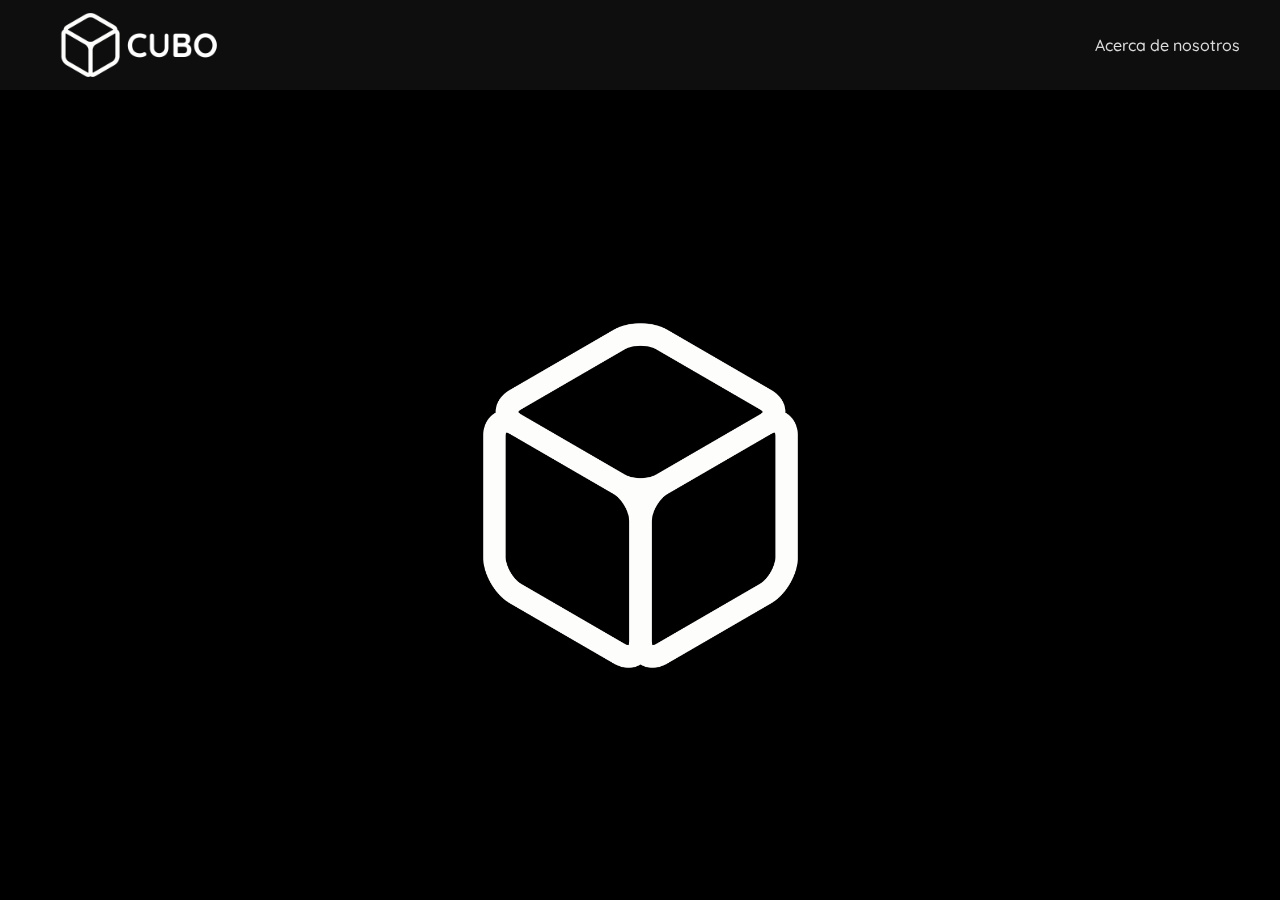
<file: index.html>
<!DOCTYPE html>
<html lang="es">
<head>
  <meta charset="UTF-8" />
  <meta name="viewport" content="width=device-width, initial-scale=1.0"/>
  <title>CUBO</title>

  <!-- Fuente Quicksand -->
  <link rel="preconnect" href="https://fonts.googleapis.com">
  <link rel="preconnect" href="https://fonts.gstatic.com" crossorigin>
  <link href="https://fonts.googleapis.com/css2?family=Quicksand:wght@500;700&display=swap" rel="stylesheet">

  <link rel="stylesheet" href="styles.css">
</head>
<body>

  <!-- HEADER -->
  <header class="header">
    <img src="resources/CUBO PNG1.png" alt="Logo" class="logo">

    <nav class="header-right">
    <a href="about.html" class="about-link">Acerca de nosotros</a>
    </nav>
  </header>

  <!-- MAIN -->
  <main class="main">
    <img src="resources/CUBO ISOTIPO PNG.png" alt="Imagen central" class="center-image">
  </main>

</body>
</html>
</file>
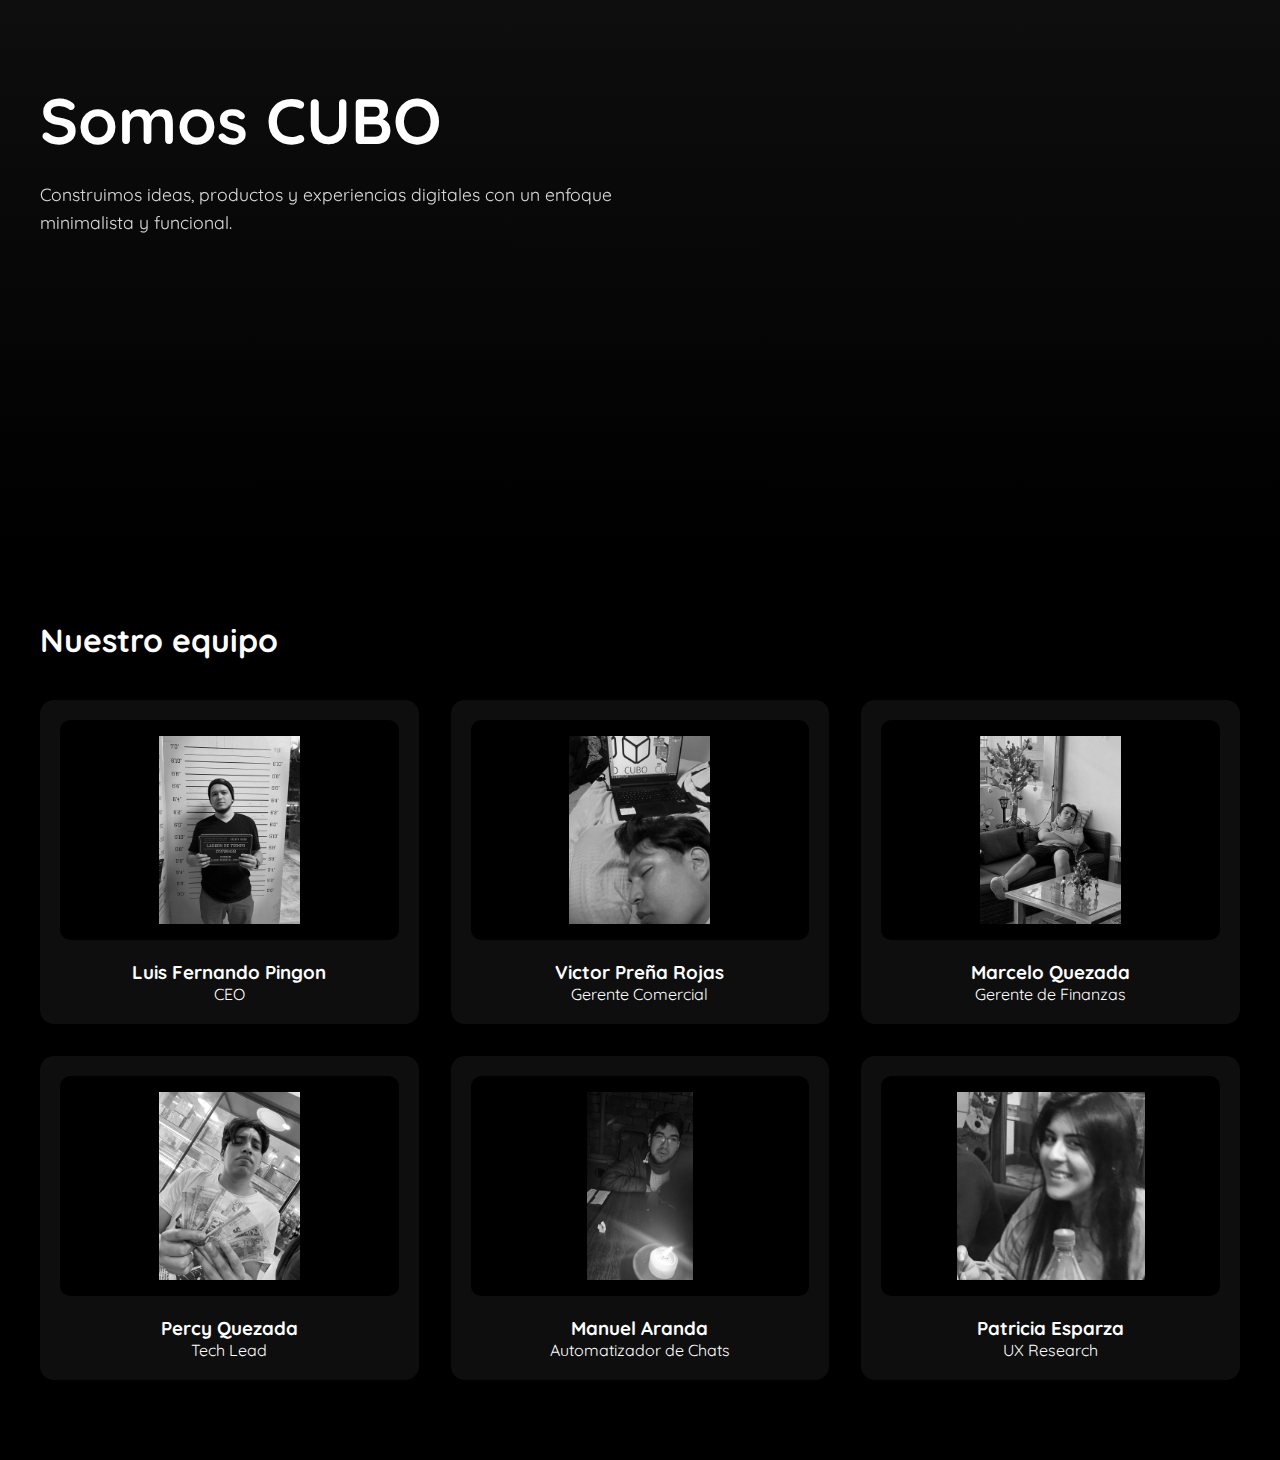
<file: about.html>
<!DOCTYPE html>
<html lang="es">
<head>
  <meta charset="UTF-8">
  <title>Acerca de nosotros | CUBO</title>
  <meta name="viewport" content="width=device-width, initial-scale=1.0"/>

  <!-- Quicksand -->
  <link rel="preconnect" href="https://fonts.googleapis.com">
  <link rel="preconnect" href="https://fonts.gstatic.com" crossorigin>
  <link href="https://fonts.googleapis.com/css2?family=Quicksand:wght@400;600;700&display=swap" rel="stylesheet">

  <link rel="stylesheet" href="styles.css">
</head>
<body class="about-body">

  <!-- HERO -->
  <section class="about-hero">
    <h1>Somos CUBO</h1>
    <p>
      Construimos ideas, productos y experiencias digitales
      con un enfoque minimalista y funcional.
    </p>
  </section>

  <!-- TEAM -->
  <section class="team">
  <h2>Nuestro equipo</h2>

  <div class="team-grid">
    <div class="card">
      <img src="resources/users/lufer.jpeg" alt="">
      <h3>Luis Fernando Pingon</h3>
      <span>CEO</span>
    </div>

    <div class="card">
      <img src="resources/users/veper.jpeg" alt="">
      <h3>Victor Preña Rojas</h3>
      <span>Gerente Comercial</span>
    </div>

    <div class="card">
      <img src="resources/users/marcelo.jpeg" alt="">
      <h3>Marcelo Quezada</h3>
      <span>Gerente de Finanzas</span>
    </div>

    <div class="card">
      <img src="resources/users/percy.jpeg" alt="">
      <h3>Percy Quezada</h3>
      <span>Tech Lead</span>
    </div>

    <div class="card">
      <img src="resources/users/manuel.jpeg" alt="">
      <h3>Manuel Aranda</h3>
      <span>Automatizador de Chats</span>
    </div>

    <div class="card">
      <img src="resources/users/patty.jpeg" alt="">
      <h3>Patricia Esparza</h3>
      <span>UX Research</span>
    </div>
  </div>
</section>


</body>
</html>
</file>
<file: styles.css>
/* RESET */
* {
  margin: 0;
  padding: 0;
  box-sizing: border-box;
}

/* BODY */
body {
  height: 100vh;
  font-family: 'Quicksand', sans-serif;
  background: #000;
}

/* HEADER (10% de la pantalla) */
.header {
  height: 10vh;
  background-color: #0e0e0e;
  display: flex;
  align-items: center;
  justify-content: space-between;
  padding: 0 40px;
}

.header-left {
  display: flex;
  align-items: center;
  gap: 14px;
}

.header-right {
  display: flex;
  align-items: center;
}

.about-link {
  font-family: 'Quicksand', sans-serif;
  color: white;
  text-decoration: none;
  font-size: 1rem;
  font-weight: 500;
  opacity: 0.85;
  transition: opacity 0.2s ease;
}

.about-link:hover {
  opacity: 1;
}

/* LOGO */
.logo {
  height: 40px;
  width: auto;
}

/* TEXTO CUBO */
.title {
  color: white;
  font-size: 1.8rem;
  font-weight: 700;
  letter-spacing: 2px;
}

/* MAIN (90% restante) */
.main {
  height: 90vh;
  background-color: #000000;
  display: flex;
  justify-content: center;
  align-items: center;
}

/* IMAGEN CENTRAL */
.center-image {
  max-width: 70%;
  max-height: 70%;
  object-fit: contain;
}

.logo,
.center-image {
  filter: invert(1);
}

.logo {
  height: clamp(200px, 5vh, 150px);
  width: auto;
  filter: invert(1);
}


/* ===== ABOUT PAGE ===== */

.about-body {
  background: #000;
  color: white;
  font-family: 'Quicksand', sans-serif;
}

/* HERO */
.about-hero {
  min-height: 60vh;
  padding: 80px 40px;
  background: linear-gradient(180deg, #0e0e0e, #000);
}

.about-hero h1 {
  font-size: clamp(2.5rem, 5vw, 4rem);
  margin-bottom: 20px;
}

.about-hero p {
  max-width: 600px;
  font-size: 1.1rem;
  line-height: 1.6;
  opacity: 0.85;
}

/* TEAM */
.team {
  padding: 80px 40px;
}

.team h2 {
  font-size: 2rem;
  margin-bottom: 40px;
}

/* GRID DE EQUIPO */
.team-grid {
  display: grid;
  grid-template-columns: repeat(3, 1fr); /* 3 columnas en desktop */
  gap: 32px;
}

/* CARD */
.card {
  background: #0e0e0e;
  border-radius: 14px;
  padding: 20px;
  text-align: center;
  transition: transform 0.2s ease;
}

.card:hover {
  transform: translateY(-6px);
}

.card img {
  width: 100%;
  height: 220px;          /* altura controlada */
  object-fit: contain;   /* 🔑 NO corta la imagen */
  background-color: #000;
  padding: 16px;         /* aire alrededor */
  border-radius: 10px;
  margin-bottom: 16px;
  filter: grayscale(100%);
}


/* RESPONSIVE */
@media (max-width: 1024px) {
  .team-grid {
    grid-template-columns: repeat(2, 1fr); /* 2 columnas en tablet */
  }
}

@media (max-width: 640px) {
  .team-grid {
    grid-template-columns: 1fr; /* 1 columna en móvil */
  }

  .card img {
    height: 220px;
  }
}
</file>
